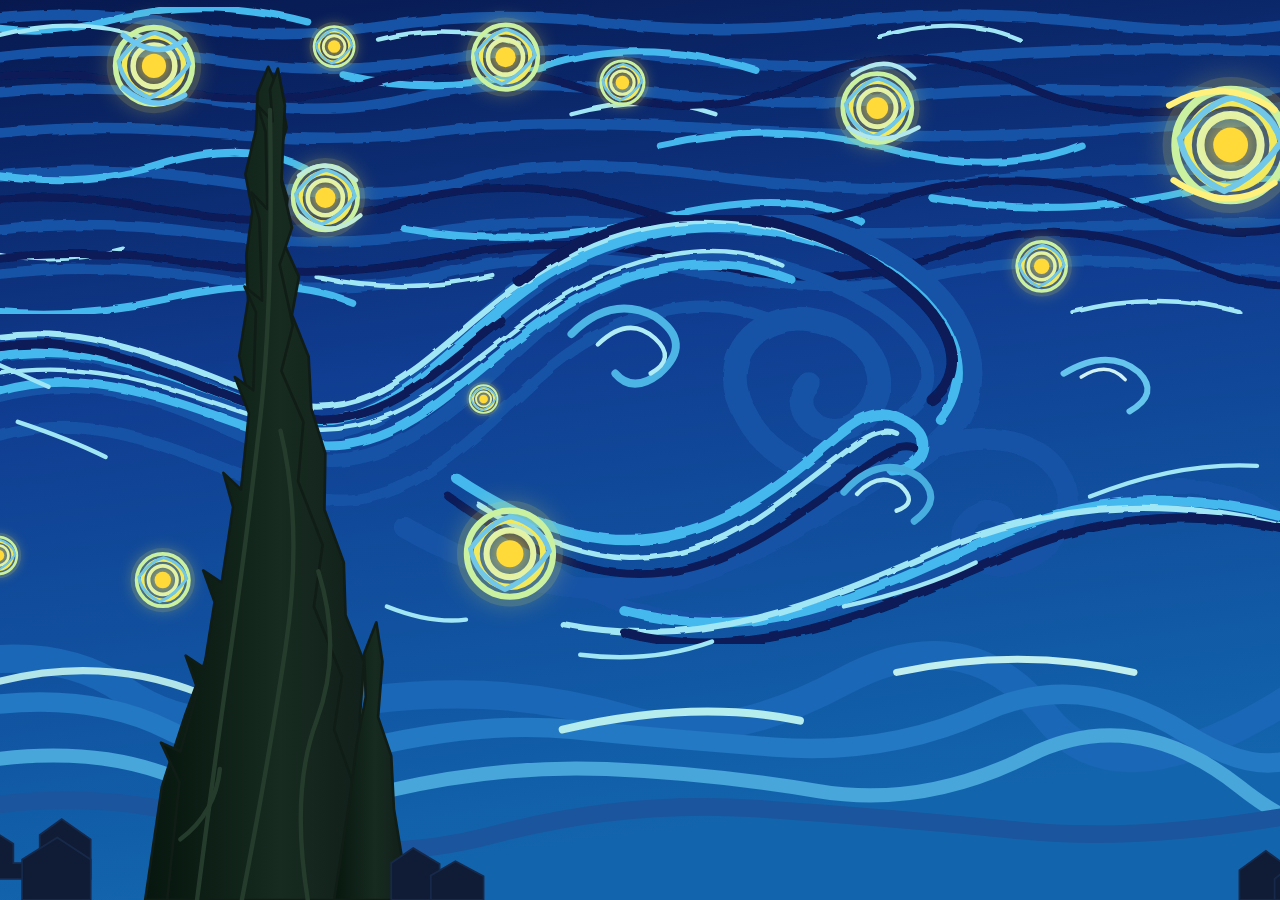
<file: index.html>
<!DOCTYPE html>
<html lang="en">
<head>
<meta charset="UTF-8">
<meta name="viewport" content="width=device-width, initial-scale=1.0">
<title>The Starry Night | Living Canvas</title>

<style>
* {
    margin: 0;
    padding: 0;
    box-sizing: border-box;
}

html, body {
    width: 100%;
    height: 100%;
    overflow: hidden;
    background: #06143c;
}

body {
    display: grid;
    place-items: center;
}

.canvas {
    width: 100vw;
    height: 100vh;
    overflow: hidden;
    background: #09245f;
}

svg {
    width: 100%;
    height: 100%;
    display: block;
}

.sky {
    fill: url(#skyGradient);
}

.brush {
    fill: none;
    stroke-linecap: round;
    stroke-linejoin: round;
    animation: drift 18s ease-in-out infinite alternate;
}

.blue {
    stroke: #1553a6;
    stroke-width: 12;
}

.cyan {
    stroke: #44b9ed;
    stroke-width: 8;
}

.pale {
    stroke: #a1e6f5;
    stroke-width: 5;
}

.deep {
    stroke: #071b58;
    stroke-width: 9;
}

.green {
    stroke: #87c96b;
    stroke-width: 4;
}

.star-glow {
    fill: #ffe94d;
    opacity: .22;
    filter: url(#glow);
}

.star-ring {
    fill: none;
    stroke-linecap: round;
    stroke-width: 5;
    animation: breathe 4s ease-in-out infinite alternate;
}

.star-ring:nth-child(even) {
    animation-delay: -2s;
}

.star-core {
    fill: #ffda39;
    filter: url(#glow);
}

.moon {
    fill: url(#moonGradient);
    filter: url(#glow);
}

.cypress {
    fill: url(#treeGradient);
    stroke: #101d17;
    stroke-width: 3;
    stroke-linejoin: round;
}

.tree-stroke {
    fill: none;
    stroke: #253c2c;
    stroke-width: 5;
    stroke-linecap: round;
}

.village {
    fill: #101c35;
    stroke: #17294a;
    stroke-width: 2;
}

@keyframes drift {
    from { transform: translateX(-2px) translateY(0); }
    to   { transform: translateX(3px) translateY(-2px); }
}

@keyframes breathe {
    from { opacity: .65; }
    to   { opacity: 1; }
}

@media (prefers-reduced-motion: reduce) {
    *, *::before, *::after {
        animation: none !important;
    }
}
</style>
</head>

<body>
<div class="canvas">
<svg viewBox="0 0 1536 1024"
     preserveAspectRatio="xMidYMid slice"
     xmlns="http://www.w3.org/2000/svg">

<defs>
    <linearGradient id="skyGradient" x1="0" y1="0" x2="0.2" y2="1">
        <stop offset="0%" stop-color="#07184e"/>
        <stop offset="45%" stop-color="#103d91"/>
        <stop offset="100%" stop-color="#1265ad"/>
    </linearGradient>

    <radialGradient id="moonGradient">
        <stop offset="0%" stop-color="#fffba0"/>
        <stop offset="45%" stop-color="#ffe64d"/>
        <stop offset="75%" stop-color="#ffb51e"/>
        <stop offset="100%" stop-color="#ffcf39"/>
    </radialGradient>

    <linearGradient id="treeGradient" x1="0" y1="0" x2="1" y2="0">
        <stop offset="0%" stop-color="#07170f"/>
        <stop offset="55%" stop-color="#172b20"/>
        <stop offset="100%" stop-color="#101d19"/>
    </linearGradient>

    <filter id="glow" x="-100%" y="-100%"
            width="300%" height="300%">
        <feGaussianBlur stdDeviation="9" result="blur"/>
        <feMerge>
            <feMergeNode in="blur"/>
            <feMergeNode in="SourceGraphic"/>
        </feMerge>
    </filter>

    <filter id="paintTexture" x="0" y="0" width="100%" height="100%">
        <feTurbulence type="fractalNoise"
            baseFrequency=".035"
            numOctaves="2" seed="8" result="noise"/>
        <feDisplacementMap in="SourceGraphic"
            in2="noise" scale="5"/>
    </filter>

    <g id="star">
        <circle class="star-glow" r="43"/>
        <circle class="star-ring" r="35"
            stroke="#c9f1a0"/>
        <circle class="star-ring" r="27"
            stroke="#f2e95e" stroke-width="7"/>
        <circle class="star-ring" r="19"
            stroke="#e0f5b2" stroke-width="6"/>
        <circle class="star-core" r="11"/>
        <path d="M-32,-4 Q-15,-27 1,-30
                 Q26,-23 32,-2 Q17,20 -4,29
                 Q-28,18 -32,-4Z"
            fill="none" stroke="#70c7e7"
            stroke-width="4"/>
    </g>

    <g id="smallStar">
        <circle r="24" fill="#ffe64c" opacity=".2"
            filter="url(#glow)"/>
        <circle r="18" fill="none"
            stroke="#d6f4c2" stroke-width="5"/>
        <circle r="11" fill="none"
            stroke="#fff080" stroke-width="5"/>
        <circle r="5" fill="#ffd632"/>
    </g>
</defs>

<!-- Deep blue night -->
<rect width="1536" height="1024" class="sky"/>

<!-- Horizontal, hand-painted sky strokes -->
<g filter="url(#paintTexture)">
<g class="brush blue">
    <path d="M-30 30 Q120 5 235 27 T475 30 T730 26 T1000 25 T1300 28 T1580 12"/>
    <path d="M-20 75 Q130 45 275 67 T540 68 T800 65 T1070 70 T1350 56 T1570 64"/>
    <path d="M-40 115 Q130 88 270 112 T510 111 T780 105 T1050 112 T1310 103 T1580 108"/>
    <path d="M-20 160 Q120 137 275 151 T540 150 T830 145 T1110 155 T1390 142 T1570 150"/>
    <path d="M-30 210 Q130 180 300 207 T570 205 T850 200 T1140 208 T1400 193 T1570 202"/>
    <path d="M-30 270 Q120 245 270 265 T530 265 T820 257 T1100 264 T1390 255 T1580 260"/>
    <path d="M-20 320 Q130 293 280 317 T550 310 T830 309 T1100 314 T1370 301 T1570 308"/>
</g>

<g class="brush cyan">
    <path d="M-40 15 Q70 50 170 22 T390 25"/>
    <path d="M430 85 Q550 112 660 76 T900 80"/>
    <path d="M790 165 Q920 136 1050 169 T1270 165"/>
    <path d="M-20 190 Q120 220 220 188 T390 193"/>
    <path d="M500 260 Q640 285 790 248 T1020 252"/>
    <path d="M1100 225 Q1250 250 1390 218 T1580 224"/>
    <path d="M-30 345 Q100 370 230 340 T440 344"/>
</g>

<g class="brush pale">
    <path d="M20 45 Q120 15 200 42"/>
    <path d="M470 45 Q550 25 630 49"/>
    <path d="M690 130 Q780 105 855 131"/>
    <path d="M1040 42 Q1130 15 1200 45"/>
    <path d="M1260 355 Q1360 330 1450 355"/>
    <path d="M20 285 Q100 306 180 283"/>
    <path d="M400 315 Q500 337 600 313"/>
</g>

<g class="brush deep">
    <path d="M-20 95 Q100 72 220 100 T460 94 T710 102 T960 91 T1210 99 T1580 90"/>
    <path d="M-30 235 Q90 212 230 239 T500 230 T760 237 T1050 229 T1340 237 T1580 226"/>
    <path d="M-20 300 Q130 278 270 300 T550 292 T840 299 T1120 287 T1390 297 T1570 289"/>
</g>
</g>

<!-- Great swirling celestial current -->
<g filter="url(#paintTexture)">
    <g class="brush blue">
        <path d="M-70 440
            C100 340 230 430 340 475
            C460 525 520 425 610 350
            C710 265 850 215 1000 270
            C1135 319 1190 435 1100 510
            C1030 570 925 542 890 475
            C850 410 900 350 970 365
            C1050 382 1060 460 1008 485
            C965 502 937 460 960 437"
            stroke-width="27"/>

        <path d="M-50 485
            C140 385 255 475 365 515
            C480 555 565 453 655 375
            C745 297 855 275 958 312
            C1080 356 1130 426 1070 470"
            stroke-width="15"/>

        <path d="M-30 525
            C130 435 250 525 370 560
            C490 600 570 505 650 432
            C740 350 840 330 920 365"
            stroke-width="13"/>

        <path d="M500 600
            C640 680 760 695 900 625
            C1030 560 1080 495 1170 500
            C1260 505 1280 590 1220 630
            C1165 667 1110 620 1145 590
            C1170 570 1195 590 1180 608"
            stroke-width="24"/>

        <path d="M660 645
            C800 740 950 710 1080 660
            C1210 610 1310 540 1410 555
            C1500 568 1520 625 1570 640"
            stroke-width="16"/>
    </g>

    <g class="brush cyan">
        <path d="M-40 430
            C110 360 240 432 355 470
            C470 508 530 412 625 340
            C725 260 855 237 990 280
            C1100 315 1165 412 1110 478"
            stroke-width="11"/>

        <path d="M-20 470
            C120 390 255 468 365 500
            C480 535 555 440 650 370
            C745 300 855 285 940 318"
            stroke-width="10"/>

        <path d="M560 545
            C680 625 780 635 880 580
            C985 520 1010 455 1060 475
            C1110 493 1090 535 1055 535"
            stroke-width="12"/>

        <path d="M750 695
            C900 735 1020 680 1160 615
            C1280 560 1400 555 1540 600"
            stroke-width="11"/>
    </g>

    <g class="brush pale">
        <path d="M-30 400
            C110 350 220 405 335 450
            C465 500 530 395 630 325
            C745 245 870 230 990 280"
            stroke-width="7"/>

        <path d="M-20 440
            C125 390 245 448 350 480
            C475 520 560 420 660 350
            C755 285 860 270 930 302"
            stroke-width="5"/>

        <path d="M585 575
            C710 650 800 655 900 590
            C990 530 1030 478 1060 493"
            stroke-width="6"/>

        <path d="M680 710
            C840 742 970 687 1110 625
            C1250 565 1400 565 1535 610"
            stroke-width="7"/>
    </g>

    <g class="brush deep">
        <path d="M-40 420
            C100 350 220 425 340 465
            C460 510 530 425 610 365"
            stroke-width="10"/>

        <path d="M630 320
            C760 220 905 230 1020 292
            C1115 345 1150 415 1100 455"
            stroke-width="12"/>

        <path d="M550 565
            C690 665 790 680 910 610
            C1010 550 1050 500 1080 510"
            stroke-width="9"/>

        <path d="M750 720
            C900 760 1050 690 1190 630
            C1320 575 1440 580 1570 620"
            stroke-width="10"/>
    </g>
</g>

<!-- Smaller swirling eddies -->
<g class="brush">
    <path d="M690 380 Q735 335 785 360 Q830 390 790 425 Q760 448 740 425"
        stroke="#4cb5e5" stroke-width="9"/>

    <path d="M720 392 Q755 358 785 385 Q810 408 780 425"
        stroke="#b0ecf6" stroke-width="5"/>

    <path d="M1000 560 Q1040 515 1085 542 Q1115 567 1080 593"
        stroke="#48aee0" stroke-width="8"/>

    <path d="M1015 562 Q1040 535 1065 553 Q1085 572 1060 581"
        stroke="#b5edf4" stroke-width="5"/>

    <path d="M1250 425 Q1300 395 1335 423 Q1360 448 1325 468"
        stroke="#65c5ed" stroke-width="7"/>

    <path d="M1270 429 Q1300 410 1320 432"
        stroke="#d0f1f5" stroke-width="4"/>
</g>

<!-- Stars: positions follow the reference composition -->
<g transform="translate(215 75) scale(1.25)">
    <use href="#star"/>
</g>

<g transform="translate(420 53) scale(.65)">
    <use href="#star"/>
</g>

<g transform="translate(615 65) scale(1.05)">
    <use href="#star"/>
</g>

<g transform="translate(748 94) scale(.7)">
    <use href="#star"/>
</g>

<g transform="translate(1038 123) scale(1.12)">
    <use href="#star"/>
</g>

<g transform="translate(1440 165) scale(1.8)">
    <use href="#star"/>
</g>

<g transform="translate(410 225) scale(1.05)">
    <use href="#star"/>
</g>

<g transform="translate(1225 303) scale(.8)">
    <use href="#star"/>
</g>

<g transform="translate(590 454) scale(.45)">
    <use href="#star"/>
</g>

<g transform="translate(620 630) scale(1.4)">
    <use href="#star"/>
</g>

<g transform="translate(225 660) scale(.85)">
    <use href="#star"/>
</g>

<g transform="translate(38 632) scale(.6)">
    <use href="#star"/>
</g>

<!-- Extra starry highlights -->
<g>
    <path d="M180 40 Q220 70 250 45 M180 100 Q215 130 250 108"
        fill="none" stroke="#6cc8f0" stroke-width="6"
        stroke-linecap="round"/>

    <path d="M1010 85 Q1050 58 1080 89 M1005 145 Q1040 170 1085 145"
        fill="none" stroke="#b1e7ed" stroke-width="5"
        stroke-linecap="round"/>

    <path d="M1370 120 Q1430 85 1490 125 M1375 205 Q1435 245 1490 208"
        fill="none" stroke="#fff17b" stroke-width="7"
        stroke-linecap="round"/>

    <path d="M380 200 Q410 175 445 205 M380 245 Q415 275 450 245"
        fill="none" stroke="#c0ebd7" stroke-width="5"
        stroke-linecap="round"/>
</g>

<!-- Rolling luminous strokes at the bottom -->
<g class="brush">
    <path d="M-30 760
        Q100 730 180 785
        T360 815 T560 790 T760 820
        T1000 775 T1230 815 T1550 765"
        stroke="#1b67b7" stroke-width="32"/>

    <path d="M-20 810
        Q130 780 230 830
        T460 850 T690 830 T920 850
        T1160 810 T1390 835 T1560 815"
        stroke="#2379c3" stroke-width="22"/>

    <path d="M-30 875
        Q130 840 240 885
        T480 900 T730 875 T970 900
        T1210 860 T1450 895 T1580 880"
        stroke="#48a6db" stroke-width="16"/>

    <path d="M-20 925
        Q150 890 300 940 T600 950
        T900 920 T1200 945 T1550 920"
        stroke="#1b559d" stroke-width="20"/>

    <path d="M40 775 Q160 745 270 790"
        stroke="#b1e5e9" stroke-width="8"/>

    <path d="M680 830 Q830 795 950 820"
        stroke="#b5eced" stroke-width="9"/>

    <path d="M1060 765 Q1200 735 1330 765"
        stroke="#c1eff0" stroke-width="8"/>
</g>

<!-- Dark cypress tree -->
<g>
    <path class="cypress"
        d="M205 1024
        L224 895
        L250 815
        L274 750
        L294 700
        L299 655
        L315 595
        L326 525
        L323 455
        L312 405
        L322 342
        L320 290
        L327 240
        L319 198
        L331 148
        L333 105
        L345 76
        L358 104
        L366 145
        L354 184
        L367 226
        L362 275
        L380 315
        L372 358
        L391 406
        L394 465
        L410 516
        L409 580
        L431 640
        L433 700
        L454 753
        L449 820
        L478 900
        L488 1024 Z"/>

    <!-- Cypress silhouette branches -->
    <path class="cypress"
        d="M230 1024
        L244 890 L223 845 L245 855
        L265 785 L251 746 L272 760
        L284 685 L271 649 L292 663
        L305 577 L294 538 L314 557
        L323 470 L307 429 L328 444
        L331 355 L318 326 L338 342
        L335 250 L326 219 L344 238
        L342 150 L333 120 L350 138
        L347 102 L356 78 L364 120
        L360 207 L372 259 L358 301
        L373 370 L360 422 L385 480
        L379 548 L407 620 L397 690
        L429 770 L420 830 L462 950
        L470 1024 Z"/>

    <path class="tree-stroke"
        d="M264 1024 Q285 860 303 735 T336 475 T347 125"/>

    <path class="tree-stroke"
        d="M315 1024 Q345 870 365 735 T359 490"/>

    <path class="tree-stroke"
        d="M390 1024 Q370 900 400 820 T402 650"/>

    <path class="tree-stroke"
        d="M245 955 Q285 925 290 875"/>

    <!-- Small adjacent cypress -->
    <path class="cypress"
        d="M420 1024 L437 914 L446 845
        L456 793 L454 744 L468 708
        L475 753 L470 816 L485 860
        L488 920 L505 1024 Z"/>
</g>

<!-- Tiny village silhouettes along the bottom -->
<g class="village">
    <path d="M0 1000 L0 960 L30 944 L55 960
        L55 982 L85 982 L85 950 L110 932
        L143 955 L143 1000 Z"/>

    <path d="M65 1024 L65 978 L105 953
        L143 978 L143 1024 Z"/>

    <path d="M485 1024 L485 982 L510 965
        L540 983 L540 1024 Z"/>

    <path d="M530 1024 L530 996 L558 980
        L590 997 L590 1024 Z"/>

    <path d="M1450 1024 L1450 990 L1480 968
        L1510 990 L1510 1024 Z"/>

    <path d="M1490 1024 L1490 1000 L1515 980
        L1536 994 L1536 1024 Z"/>
</g>

<!-- Final hand-painted accents -->
<g class="brush pale">
    <path d="M-10 395 Q40 415 95 440"/>
    <path d="M60 480 Q120 500 160 520"/>
    <path d="M480 690 Q530 710 570 705"/>
    <path d="M700 745 Q780 755 850 730"/>
    <path d="M1000 690 Q1090 670 1150 640"/>
    <path d="M1280 565 Q1380 525 1470 530"/>
</g>

</svg>
</div>
</body>
</html>
</file>
